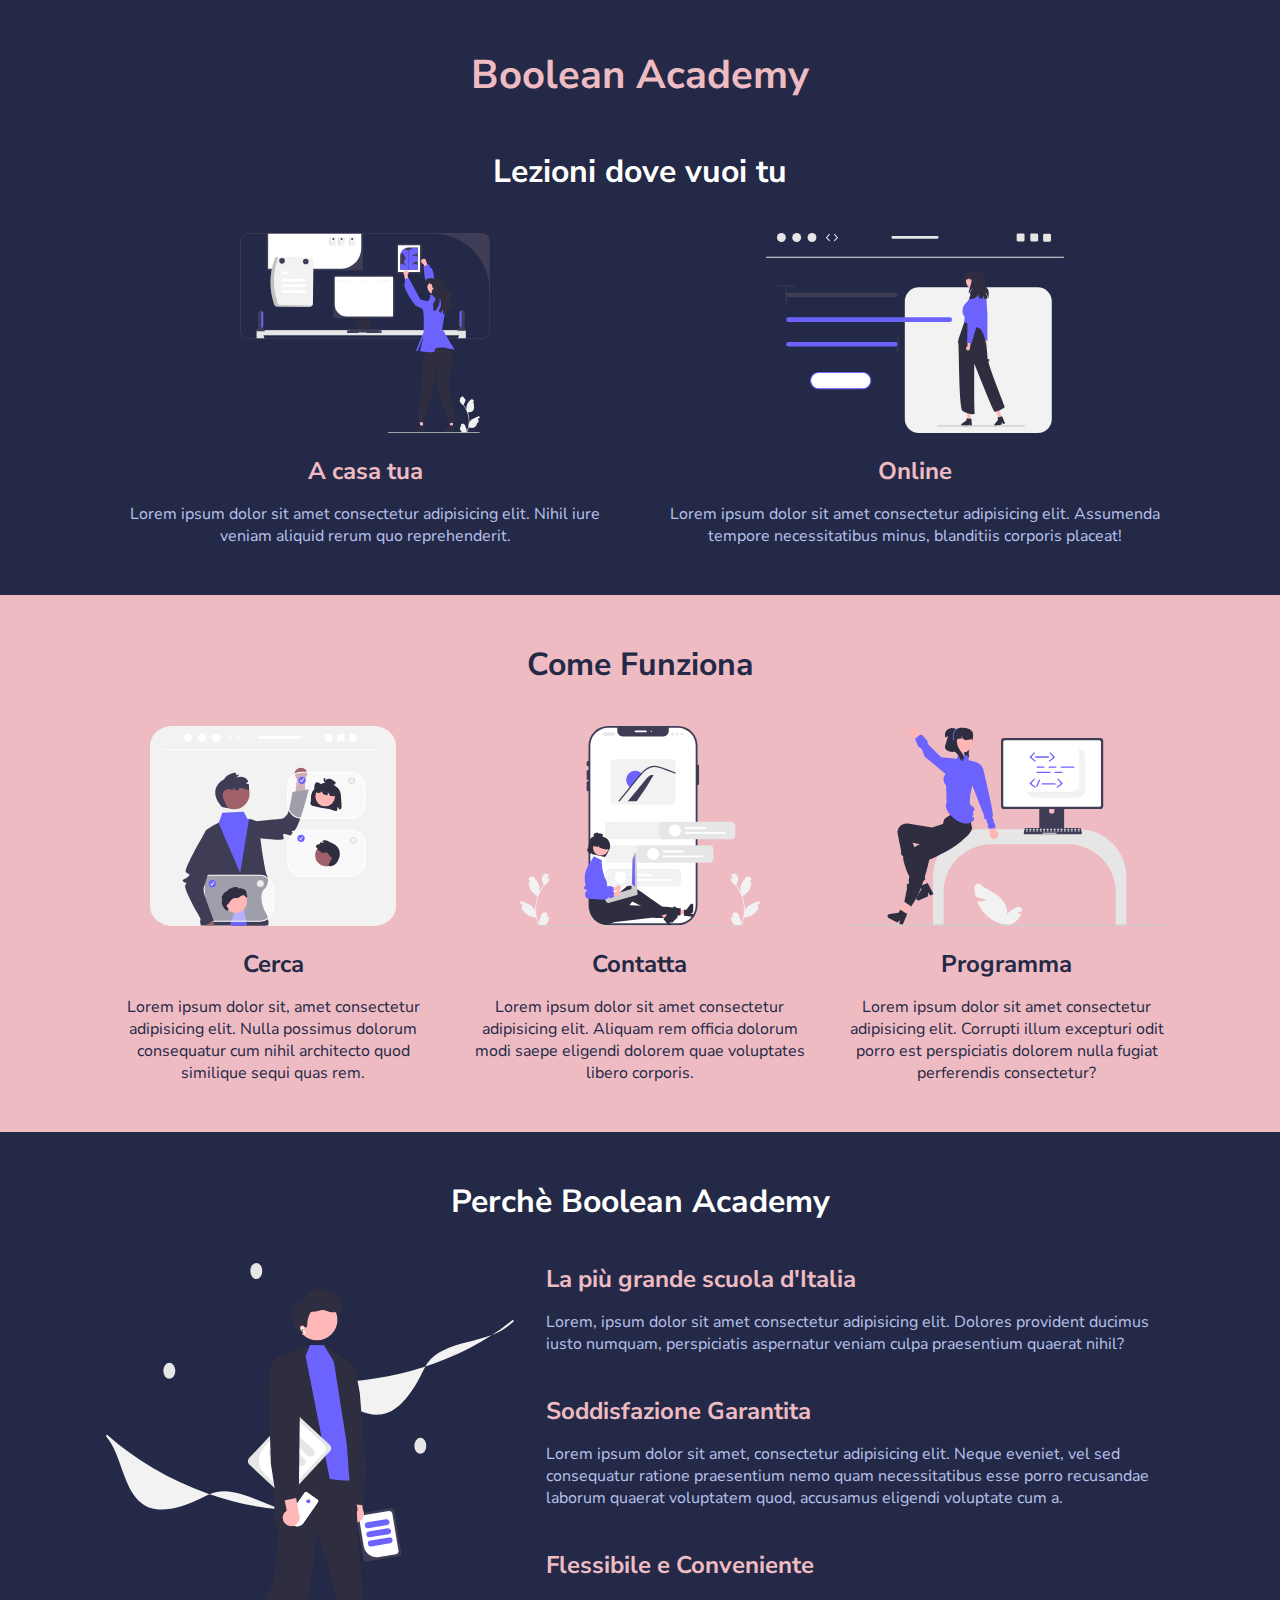
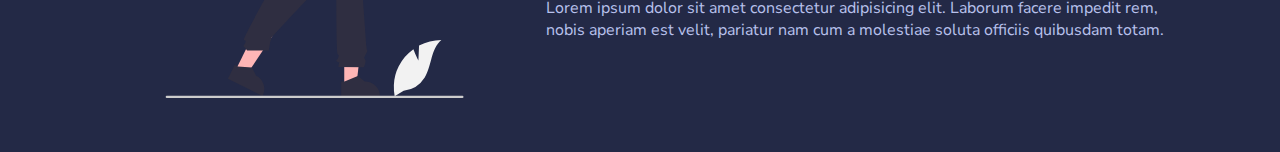
<file: index.html>
<!DOCTYPE html>
<html>
    <head>
        <meta charset="utf-8" />
        <meta name="viewport" content="width=device-width, initial-scale=1.0">
        
        <title>Boolean Academy</title>
        <!-- Fonts -->
        <link
            href="https://fonts.googleapis.com/css2?family=Nunito+Sans:wght@400;700&display=swap"
            rel="stylesheet"
        />
        <!-- Main Styles -->
        <link rel="stylesheet" href="./css/style.css" />
        <link rel="stylesheet" href="./css/query.css">
    </head>
    <body>
        <!--
            Site Header
         -->
        <header class="site-header">
            <h1 class="text-center">Boolean Academy</h1>
        </header>

        <!--
            Main Contents
         -->
        <main>
            <!--
            Lessons Section
            -->
            <section class="lessons text-center">
                <div class="container">
                    <h2>Lezioni dove vuoi tu</h2>
                    <div class="row">
                        <div class="col">
                            <div class="card">
                                <img
                                    src="./img/home.svg"
                                    alt="Lezioni a casa tua"
                                />
                                <h3 class="title">A casa tua</h3>
                                <p class="text">
                                    Lorem ipsum dolor sit amet consectetur adipisicing elit. Nihil iure veniam aliquid rerum quo reprehenderit.
                                </p>
                            </div>
                        </div>
                        <div class="col">
                            <div class="card">
                                <img
                                    src="./img/online.svg"
                                    alt="Lezioni online"
                                />
                                <h3 class="title">Online</h3>
                                <p class="text">
                                    Lorem ipsum dolor sit amet consectetur adipisicing elit. Assumenda tempore necessitatibus minus, blanditiis corporis placeat!
                                </p>
                            </div>
                        </div>
                    </div>
                </div>
            </section>

            <!--
            Steps Section
            -->
            <section class="steps text-center">
                <div class="container">
                    <h2>Come Funziona</h2>
                    <div class="row">
                        <div class="col">
                            <div class="card">
                                <img
                                    src="./img/search.svg"
                                    alt="Guarda i profili"
                                />
                                <h3 class="title">Cerca</h3>
                                <p class="text">
                                    Lorem ipsum dolor sit, amet consectetur adipisicing elit. Nulla possimus dolorum consequatur cum nihil architecto quod similique sequi quas rem.
                                </p>
                            </div>
                        </div>
                        <div class="col">
                            <div class="card">
                                <img
                                    src="./img/contact.svg"
                                    alt="Contatta senza impegno"
                                />
                                <h3 class="title">Contatta</h3>
                                <p class="text">
                                    Lorem ipsum dolor sit amet consectetur adipisicing elit. Aliquam rem officia dolorum modi saepe eligendi dolorem quae voluptates libero corporis.
                                </p>
                            </div>
                        </div>
                        <div class="col">
                            <div class="card">
                                <img
                                    src="./img/code.svg"
                                    alt="Ibizia subito a scrivere codice"
                                />
                                <h3 class="title">Programma</h3>
                                <p class="text">
                                    Lorem ipsum dolor sit amet consectetur adipisicing elit. Corrupti illum excepturi odit porro est perspiciatis dolorem nulla fugiat perferendis consectetur?
                                </p>
                            </div>
                        </div>
                    </div>
                </div>
            </section>

            <!--
            Why Us Section
            -->
            <section class="why-us">
                <div class="container">
                    <h2 class="text-center">Perchè Boolean Academy</h2>
                    <div class="row">
                        <div class="col col-left">
                            <img
                                src="./img/why.svg"
                                alt="Perchè scegliere Boolean Academy"
                            />
                        </div>
                        <div class="col col-right">
                            <ul>
                                <li>
                                    <h3>La più grande scuola d'Italia</h3>
                                    <p>
                                        Lorem, ipsum dolor sit amet consectetur adipisicing elit. Dolores provident ducimus iusto numquam, perspiciatis aspernatur veniam culpa praesentium quaerat nihil?
                                    </p>
                                </li>
                                <li>
                                    <h3>Soddisfazione Garantita</h3>
                                    <p>
                                        Lorem ipsum dolor sit amet, consectetur adipisicing elit. Neque eveniet, vel sed consequatur ratione praesentium nemo quam necessitatibus esse porro recusandae laborum quaerat voluptatem quod, accusamus eligendi voluptate cum a.
                                    </p>
                                </li>
                                <li>
                                    <h3>Flessibile e Conveniente</h3>
                                    <p>
                                        Lorem ipsum dolor sit amet consectetur adipisicing elit. Laborum facere impedit rem, nobis aperiam est velit, pariatur nam cum a molestiae soluta officiis quibusdam totam.
                                    </p>
                                </li>
                            </ul>
                        </div>
                    </div>
                </div>
            </section>
        </main>
    </body>
</html>
</file>
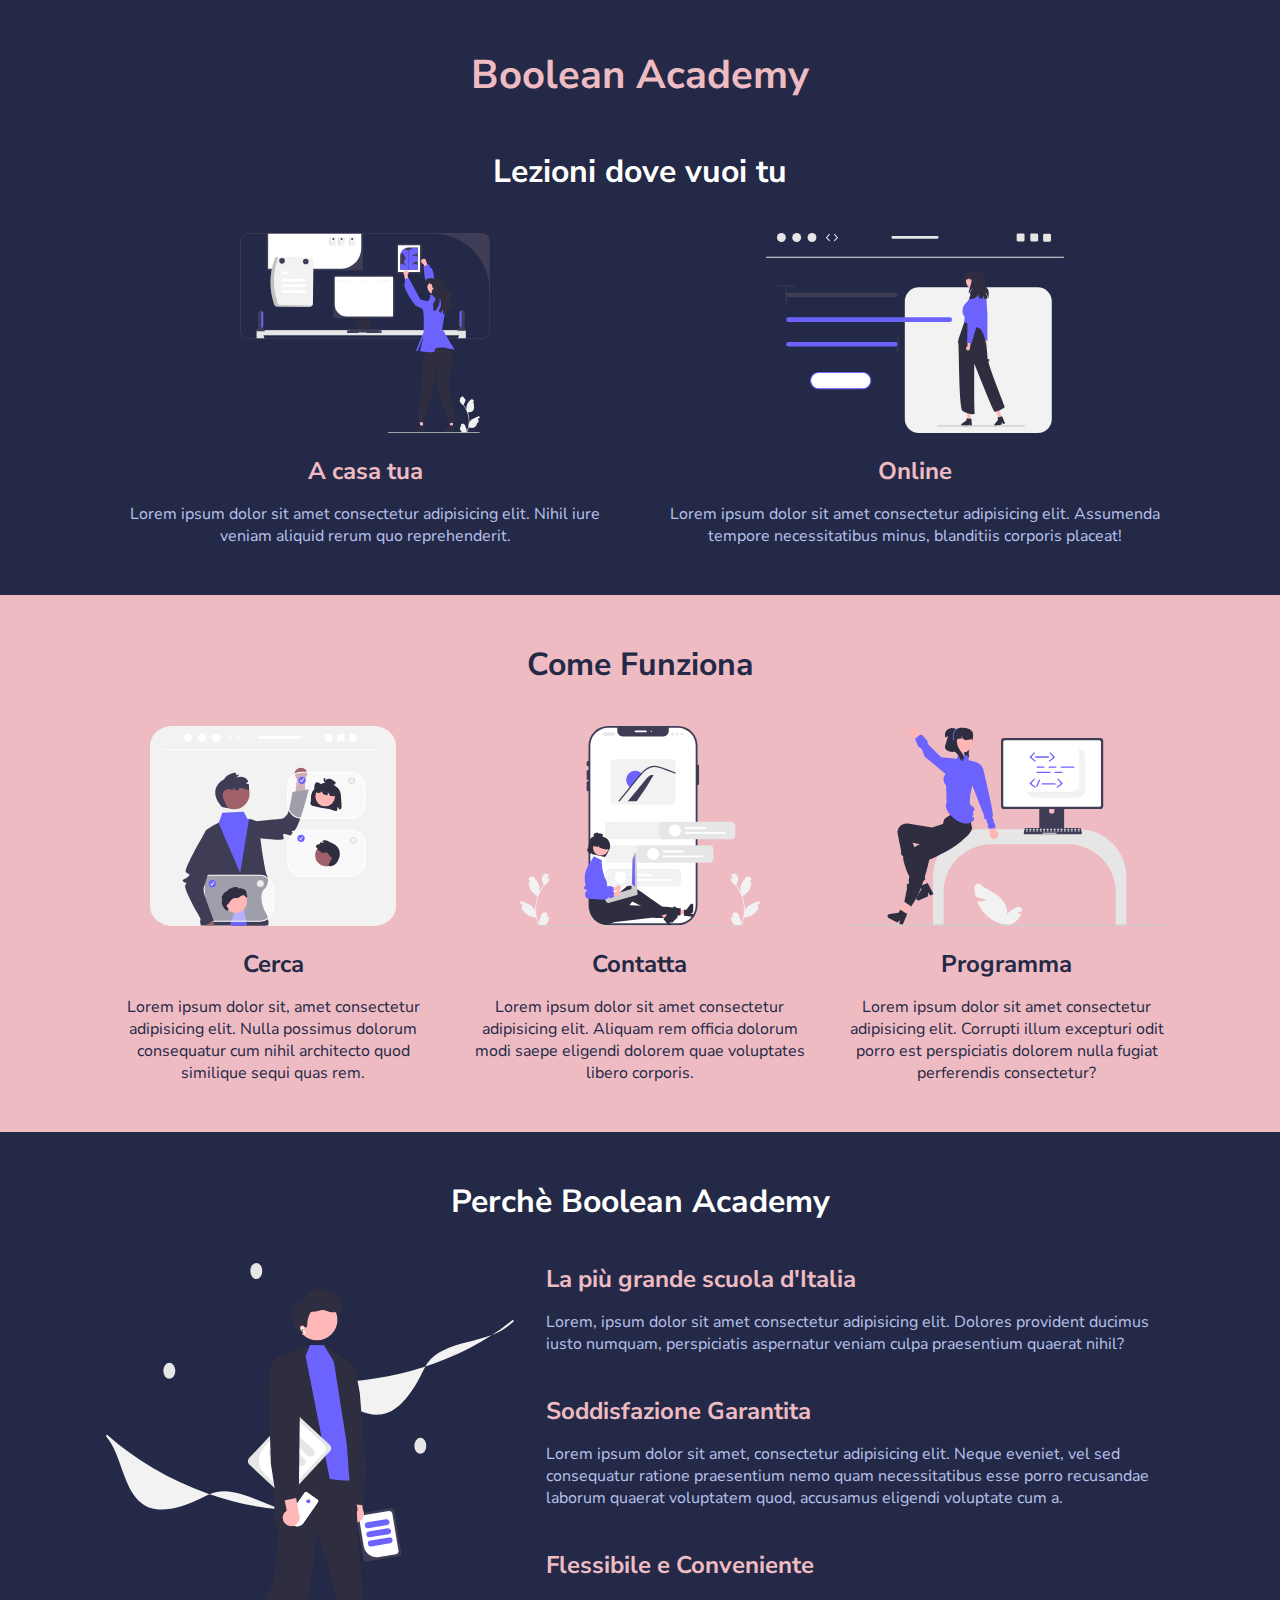
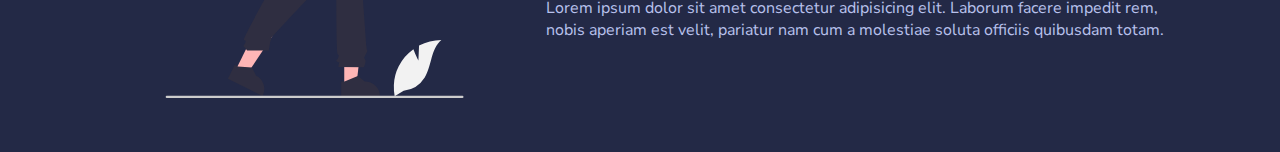
<file: tablet.html>
<!DOCTYPE html>
<html>
    <head>
        <meta charset="utf-8" />
        <meta name="viewport" content="width=device-width, initial-scale=1.0">
        
        <title>Boolean Academy</title>
        <!-- Fonts -->
        <link
            href="https://fonts.googleapis.com/css2?family=Nunito+Sans:wght@400;700&display=swap"
            rel="stylesheet"
        />
        <!-- Main Styles -->
        <link rel="stylesheet" href="./css/style.css" />
        <link rel="stylesheet" href="./css/tablet.css">
    </head>
    <body>
        <!--
            Site Header
         -->
        <header class="site-header">
            <h1 class="text-center">Boolean Academy</h1>
        </header>

        <!--
            Main Contents
         -->
        <main>
            <!--
            Lessons Section
            -->
            <section class="lessons text-center">
                <div class="container">
                    <h2>Lezioni dove vuoi tu</h2>
                    <div class="row">
                        <div class="col">
                            <div class="card">
                                <img
                                    src="./img/home.svg"
                                    alt="Lezioni a casa tua"
                                />
                                <h3 class="title">A casa tua</h3>
                                <p class="text">
                                    Lorem ipsum dolor sit amet consectetur adipisicing elit. Nihil iure veniam aliquid rerum quo reprehenderit.
                                </p>
                            </div>
                        </div>
                        <div class="col">
                            <div class="card">
                                <img
                                    src="./img/online.svg"
                                    alt="Lezioni online"
                                />
                                <h3 class="title">Online</h3>
                                <p class="text">
                                    Lorem ipsum dolor sit amet consectetur adipisicing elit. Assumenda tempore necessitatibus minus, blanditiis corporis placeat!
                                </p>
                            </div>
                        </div>
                    </div>
                </div>
            </section>

            <!--
            Steps Section
            -->
            <section class="steps text-center">
                <div class="container">
                    <h2>Come Funziona</h2>
                    <div class="row">
                        <div class="col">
                            <div class="card">
                                <img
                                    src="./img/search.svg"
                                    alt="Guarda i profili"
                                />
                                <h3 class="title">Cerca</h3>
                                <p class="text">
                                    Lorem ipsum dolor sit, amet consectetur adipisicing elit. Nulla possimus dolorum consequatur cum nihil architecto quod similique sequi quas rem.
                                </p>
                            </div>
                        </div>
                        <div class="col">
                            <div class="card">
                                <img
                                    src="./img/contact.svg"
                                    alt="Contatta senza impegno"
                                />
                                <h3 class="title">Contatta</h3>
                                <p class="text">
                                    Lorem ipsum dolor sit amet consectetur adipisicing elit. Aliquam rem officia dolorum modi saepe eligendi dolorem quae voluptates libero corporis.
                                </p>
                            </div>
                        </div>
                        <div class="col">
                            <div class="card">
                                <img
                                    src="./img/code.svg"
                                    alt="Ibizia subito a scrivere codice"
                                />
                                <h3 class="title">Programma</h3>
                                <p class="text">
                                    Lorem ipsum dolor sit amet consectetur adipisicing elit. Corrupti illum excepturi odit porro est perspiciatis dolorem nulla fugiat perferendis consectetur?
                                </p>
                            </div>
                        </div>
                    </div>
                </div>
            </section>

            <!--
            Why Us Section
            -->
            <section class="why-us">
                <div class="container">
                    <h2 class="text-center">Perchè Boolean Academy</h2>
                    <div class="row">
                        <div class="col col-left">
                            <img
                                src="./img/why.svg"
                                alt="Perchè scegliere Boolean Academy"
                            />
                        </div>
                        <div class="col col-right">
                            <ul>
                                <li>
                                    <h3>La più grande scuola d'Italia</h3>
                                    <p>
                                        Lorem, ipsum dolor sit amet consectetur adipisicing elit. Dolores provident ducimus iusto numquam, perspiciatis aspernatur veniam culpa praesentium quaerat nihil?
                                    </p>
                                </li>
                                <li>
                                    <h3>Soddisfazione Garantita</h3>
                                    <p>
                                        Lorem ipsum dolor sit amet, consectetur adipisicing elit. Neque eveniet, vel sed consequatur ratione praesentium nemo quam necessitatibus esse porro recusandae laborum quaerat voluptatem quod, accusamus eligendi voluptate cum a.
                                    </p>
                                </li>
                                <li>
                                    <h3>Flessibile e Conveniente</h3>
                                    <p>
                                        Lorem ipsum dolor sit amet consectetur adipisicing elit. Laborum facere impedit rem, nobis aperiam est velit, pariatur nam cum a molestiae soluta officiis quibusdam totam.
                                    </p>
                                </li>
                            </ul>
                        </div>
                    </div>
                </div>
            </section>
        </main>
    </body>
</html>
</file>
<file: css/style.css>
/*************************************************
    GENERAL STYLES
 *************************************************/
*,
*::before,
*::after {
    margin: 0;
    padding: 0;
    box-sizing: border-box;
}

body {
    font-family: 'Nunito Sans', sans-serif;
    color: #b8c1ec;
    background: #232946;
}

h1,
h2,
h3 {
    color: #eebbc3;
}

h1 {
    margin-bottom: 3rem;
    font-size: 2.5rem;
}

h2 {
    margin-bottom: 2.5rem;
    font-size: 2rem;
    color: #fffffe;
}

h3 {
    margin-bottom: 1rem;
    font-size: 1.5rem;
}

img {
    max-width: 100%;
}

/************************************************
    UTILITIES
 ************************************************/

/* LAYOUT */
.container {
    width: 1140px;
    margin: 0 auto;
    padding: 0 20px;
}

.row {
    display: flex;
}

.col {
    padding-left: 1rem;
    padding-right: 1rem;
}

/* TEXT */
.text-center {
    text-align: center;
}

/************************************************
    SITE SECTIONS
 ************************************************/

/* HEADER */
.site-header {
    margin-top: 3rem;
}

/* LESSONS SECTION */
.lessons .col {
    width: 50%;
}

.lessons .col img {
    height: 200px;
    margin-bottom: 1rem;
}

/* STEPS SECTION */
.steps {
    margin: 3rem 0;
    padding: 3rem 0;
    color: #232946;
    background: #eebbc3;
}

.steps h2,
.steps h3 {
    color: #232946;
}

.steps .col {
    width: calc(100% / 3);
}

.steps .col img {
    height: 200px;
    margin-bottom: 1rem;
}

/* WHY US SECTION */
.why-us {
    margin-bottom: 3rem;
}
.why-us .col-left {
    width: 40%;
}

.why-us .col-right {
    width: 60%;
}

.why-us li {
    list-style: none;
    margin-bottom: 2.5rem;
}

/************************************************
    SOLUZIONE RESPONSIVE
 ************************************************/
</file>
<file: css/query.css>
@media screen and (max-width: 480px) {
    .site-header {
        display: flex;
        justify-content: center;
    }

    .site-header .text-center {
        font-size: 50px;
    }

    .lessons {
        display: flex;
    }

    .container {
        display: block;
    }

    .row {
        flex-direction: column;
        align-items: center;
    }

    .col {
        min-width: 100%;
    }

    .card {
        margin-bottom: 70px;
    }

    .steps {
        display: flex;
        margin-bottom: 0;
    }

    .text {
        margin-left: 40px;
        margin-right: 40px;
    }

    .why-us {
        display: flex;
        background-color: black;
        padding-top: 40px;
    }

    .col-right {
        margin-top: 40px;
        padding-right: 120px;
        margin-bottom: 50px;
    }

    .why-us .text-center {
        font-size: 40px;
    }
}

@media screen and (max-width: 768px) {
    .site-header {
        display: flex;
        justify-content: center;
    }

    .lessons {
        display: flex;
    }

    .steps {
        display: flex;
    }

    .why-us {
        display: flex;
    }
}
</file>
<file: css/tablet.css>
@media screen and (max-width: 768px) {
    .site-header {
        display: flex;
        justify-content: center;
    }

    .lessons {
        display: flex;
    }

    .steps {
        display: flex;
    }

    .why-us {
        display: flex;
    }
}
</file>
